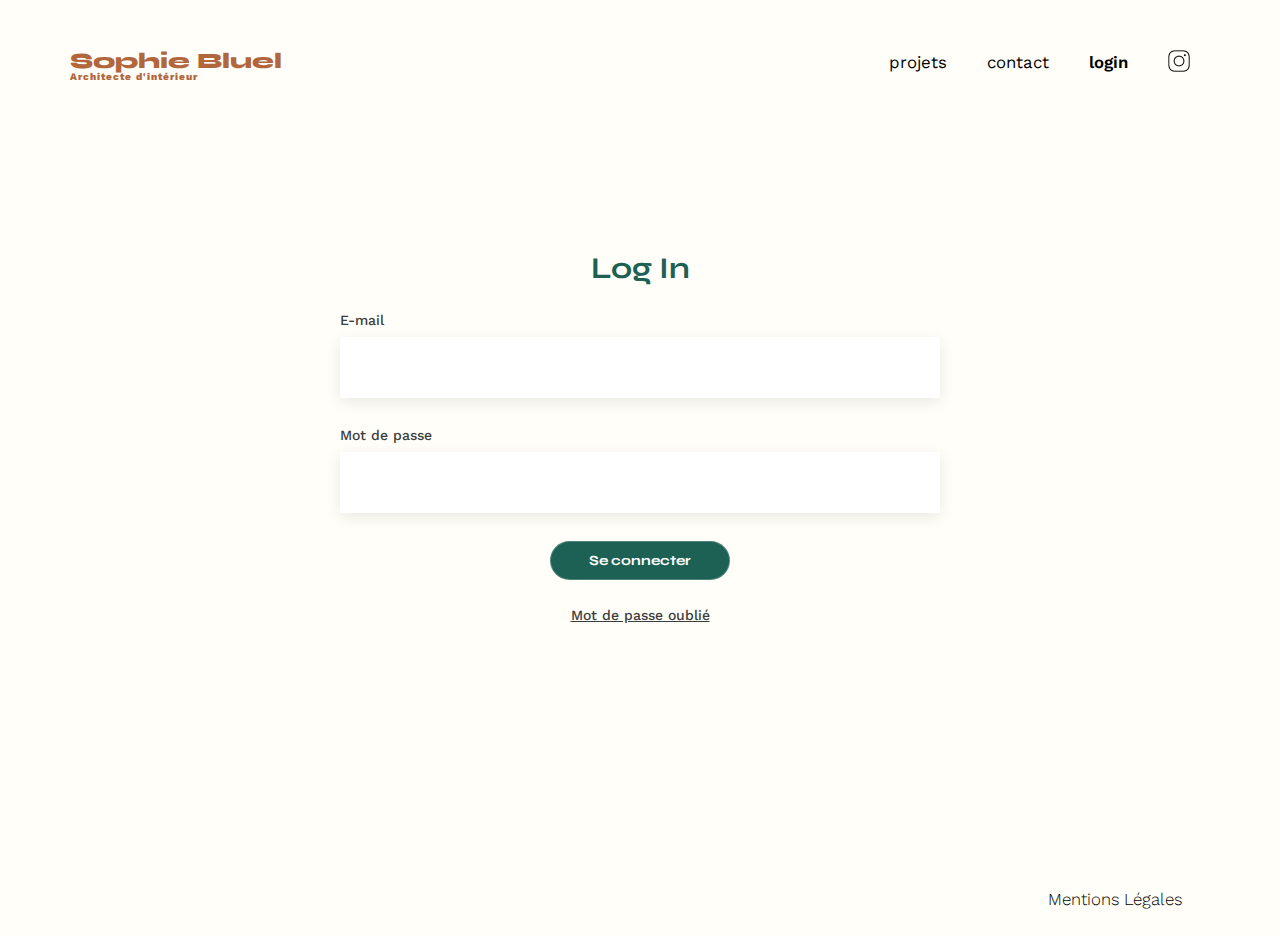
<file: FrontEnd/login.html>
<!DOCTYPE html>
<html lang="fr">
  <head>
    <meta charset="UTF-8" />
    <meta name="viewport" content="width=device-width, initial-scale=1.0" />
    <title>Login</title>
  </head>
  <body>
    <!-- Page de connexion -->
    <!DOCTYPE html>
    <html lang="fr">
      <head>
        <meta charset="UTF-8" />
        <title>Sophie Bluel - Architecte d'intérieur</title>
        <meta name="viewport" content="width=device-width, initial-scale=1.0" />
        <link rel="preconnect" href="https://fonts.googleapis.com" />
        <link rel="preconnect" href="https://fonts.gstatic.com" crossorigin />
        <link
          href="https://fonts.googleapis.com/css2?family=Syne:wght@700;800&family=Work+Sans&display=swap"
          rel="stylesheet"
        />
        <meta name="description" content="" />
        <link rel="stylesheet" href="./assets/style.css" />
        <script type="module" src="./login.js"></script>
      </head>

      <body>
        <header>
          <h1>Sophie Bluel<span>Architecte d'intérieur</span></h1>
          <nav>
            <ul>
              <li>
                <a href="./index.html">projets</a>
              </li>
              <li>
                <a href="./index.html#contact">contact</a>
              </li>
              <li>
                <a href="#" class="link-bold">login</a>
              </li>
              <li>
                <img
                  class="icon-instagram"
                  src="./assets/icons/instagram.png"
                  alt="Instagram"
                />
              </li>
            </ul>
          </nav>
        </header>
        <main>
          <div class="container">
            <h2>Log In</h2>
            <div class="disconnected"></div>
            <form>
              <div class="input-group">
                <label for="email">E-mail</label>
                <div class="icon-input-container">
                  <input
                    type="text"
                    name="email"
                    id="email"
                    autocomplete="on"
                  />
                  <img
                    src="./assets/icons/check.svg"
                    alt="icone de validation"
                    class="icone-verif"
                  />
                </div>
                <span class="error-msg">Entrez un email valide.</span>
              </div>

              <div class="input-group">
                <label for="password">Mot de passe</label>
                <div class="icon-input-container">
                  <input type="password" name="password" id="password" />
                  <img
                    src="./assets/icons/check.svg"
                    alt="icone de validation"
                    class="icone-verif"
                  />
                </div>
                <span class="validate-info"></span>
                <span class="validate-mdp"></span>
              </div>

              <button type="submit">Se connecter</button>
            </form>
            <a class="mdp-forgot" href="#">Mot de passe oublié</a>
          </div>
        </main>
        <!-- FOOTER -->
        <footer>
          <nav>
            <ul>
              <a href="#">
                <li>Mentions Légales</li>
              </a>
            </ul>
          </nav>
        </footer>
      </body>
    </html>
  </body>
</html>
</file>
<file: FrontEnd/assets/style.css>
/* http://meyerweb.com/eric/tools/css/reset/
   v2.0 | 20110126
   License: none (public domain)
*/

html,
body,
div,
span,
applet,
object,
iframe,
h1,
h2,
h3,
h4,
h5,
h6,
p,
blockquote,
pre,
a,
abbr,
acronym,
address,
big,
cite,
code,
del,
dfn,
em,
img,
ins,
kbd,
q,
s,
samp,
small,
strike,
strong,
sub,
sup,
tt,
var,
b,
u,
i,
center,
dl,
dt,
dd,
ol,
ul,
li,
fieldset,
form,
label,
legend,
table,
caption,
tbody,
tfoot,
thead,
tr,
th,
td,
article,
aside,
canvas,
details,
embed,
figure,
figcaption,
footer,
header,
hgroup,
menu,
nav,
output,
ruby,
section,
summary,
time,
mark,
audio,
video {
  margin: 0;
  padding: 0;
  border: 0;
  font-size: 100%;
  font: inherit;
  vertical-align: baseline;
}
/* HTML5 display-role reset for older browsers */
article,
aside,
details,
figcaption,
figure,
footer,
header,
hgroup,
menu,
nav,
section {
  display: block;
}
body {
  line-height: 1;
}
ol,
ul {
  list-style: none;
}
blockquote,
q {
  quotes: none;
}
blockquote:before,
blockquote:after,
q:before,
q:after {
  content: "";
  content: none;
}
table {
  border-collapse: collapse;
  border-spacing: 0;
}
/** end reset css**/
body {
  background: #fffef8;
  max-width: 1140px;
  margin: auto;
  font-family: "Work Sans";
  font-size: 14px;
}
header {
  display: flex;
  justify-content: space-between;
  margin: 50px 0;
}
section {
  margin: 50px 0;
}

h1 {
  display: flex;
  flex-direction: column;
  font-family: "Syne";
  font-size: 22px;
  font-weight: 800;
  color: #b1663c;
}

h1 > span {
  font-family: "Work Sans";
  font-size: 10px;
  letter-spacing: 0.1em;
}

h2 {
  font-family: "Syne";
  font-weight: 700;
  font-size: 30px;
  color: #1d6154;
}
nav ul {
  display: flex;
  align-items: center;
  list-style-type: none;
}
nav li {
  padding: 0 20px;
  font-size: 1.2em;
}

.icon-instagram {
  color: #000;
  width: 22px;
  height: 22px;
  cursor: pointer;
}

li:hover,
a:hover {
  color: #b1663c;
}

/* barre noir Admin*/
#darkBar {
  background-color: #000;
  padding: 20px;
  font-family: "Work Sans";
  font-style: normal;
  font-weight: 400;
  font-size: 16px;
  line-height: 19px;
  color: #000;
  text-align: center;
  display: flex;
  align-items: center;
  justify-content: center;
}

#darkBar span,
#darkBar i {
  color: #fff;
  margin-left: 10px;
}

.fa-pen-to-square {
  color: #fff;
}

#introduction {
  display: flex;
  align-items: center;
}
#introduction figure {
  flex: 1;
}
#introduction img {
  display: block;
  margin: auto;
  width: 80%;
}

#introduction article {
  flex: 1;
}
#introduction h2 {
  margin-bottom: 1em;
}

#introduction p {
  margin-bottom: 0.5em;
}
.title__portfolio {
  display: flex;
  flex-direction: row;
  justify-content: center;
  align-items: center;
  margin: 8em 0 5em;
  gap: 2em;
}
.portfolio__icon {
  cursor: pointer;
}
.portfolio__icon i {
  font-size: 15.5px;
  color: #000;
}

.edition-content {
  font-weight: 700;
}

.fa-pen-to-square {
  margin-right: 10px;
  font-weight: 600;
}
.gallery {
  width: 100%;
  display: grid;
  grid-template-columns: 1fr 1fr 1fr;
  grid-column-gap: 20px;
  grid-row-gap: 20px;
}

.gallery img {
  width: 100%;
}
#contact {
  width: 50%;
  margin: auto;
}
#contact > * {
  text-align: center;
}
#contact h2 {
  margin-bottom: 20px;
}
#contact form {
  text-align: left;
  margin-top: 30px;
  display: flex;
  flex-direction: column;
}

#contact input {
  height: 50px;
  font-size: 1.2em;
  border: none;
  box-shadow: 0px 4px 14px rgba(0, 0, 0, 0.09);
}
#contact label {
  margin: 2em 0 1em 0;
}
#contact textarea {
  border: none;
  box-shadow: 0px 4px 14px rgba(0, 0, 0, 0.09);
}

input[type="submit"] {
  font-family: "Syne";
  font-weight: 700;
  color: white;
  background-color: #1d6154;
  margin: 2em auto;
  width: 180px;
  text-align: center;
  border-radius: 60px;
}

footer nav ul {
  display: flex;
  justify-content: flex-end;
  margin: 2em;
}

/* filtres */

.btns-filtres {
  text-align: center;
  margin-bottom: 4em;
}

.filtreBtn {
  font-family: Syne;
  color: #1d6154;
  font-size: 16px;
  font-weight: 700;
  padding: 0.5em 1em;
  margin-right: 10px;
  border-radius: 100px;
  border: #1d6154 1px solid;
  background-color: transparent;
  cursor: pointer;
  transition: 0.3s ease-out;
}

.filtreBtn:hover {
  background-color: #1d6154;
  color: #fff;
}

.filtreBtn.active {
  background-color: #1d6154;
  color: #fff;
}

/* login */

nav ul li a {
  color: #000;
  text-decoration: none;
}

.link-bold {
  font-weight: 600;
}

.container {
  max-width: 600px;
  margin: 10em auto 17em;
  padding: 30px;
  color: #f1f1f1;
  border-radius: 5px;
  border: 1px solid #ffffffc3;
}

h2 {
  font-family: Syne;
  color: #1d6154;
  font-size: 30px;
  text-align: center;
  font-weight: 700;
}

.deconnection-msg {
  text-align: center;
}

.input-group {
  margin-top: 30px;
  position: relative;
}

label {
  color: #3d3d3d;
  font-size: 14px;
  font-weight: 500;
  display: block;
  position: relative;
  margin-bottom: 10px;
}

#email,
#password {
  display: block;
  width: 100%;
  font-size: 18px;
  padding: 20px 0;
  background: #fff;
  border: none;
  outline: 0;
  box-shadow: 0px 4px 14px 0px rgba(0, 0, 0, 0.09);
}

input:focus {
  box-shadow: 0 1px 0 #fff;
}

input::placeholder {
  font-size: 16px;
}

.icon-input-container {
  position: relative;
}

.icone-verif {
  width: 30px;
  position: absolute;
  top: 50%;
  transform: translateY(-50%);
  right: 40px;
  display: none;
}

.error-msg {
  margin-top: 7px;
  color: #f75252;
  font-weight: 400;
  display: none;
}

.validate-info,
.validate-mdp {
  margin-top: 8px;
  color: #f75252;
  font-weight: 400;
  display: block;
}

form button {
  font-size: 14px;
  min-width: 150px;
  display: block;
  margin: 2em auto;
  width: 180px;
  padding: 10px 15px;
  background: #1d6154;
  border: 1px solid #f1f1f13d;
  border-radius: 60px;
  color: #fff;
  font-family: Syne;
  font-weight: 700;
  cursor: pointer;
}

form button:hover {
  background-color: #0e2f28;
}

.mdp-forgot {
  font-family: Work Sans;
  color: #3d3d3d;
  font-weight: 500;
  font-size: 14px;
  margin-top: 20px;
  display: block;
  text-align: center;
}

footer nav li {
  padding: 0;
}

footer nav ul a {
  color: #000;
  text-decoration: none;
  font-size: 14px;
  font-weight: 300;
}

/* modale 1 */

.modal,
.modal2 {
  z-index: 1000;
  width: 630px;
  height: 688px;
  padding: 1.3rem;
  position: fixed;
  top: 50%;
  left: 50%;
  transform: translate(-50%, -50%);
  background-color: #fff;
  border-radius: 10px;
  animation: fadeIn 0.5s both;
}

.btn-close {
  font-size: 21px;
  color: #000;
  font-size: 1.5em;
  position: absolute;
  top: 20px;
  right: 20px;
  cursor: pointer;
}

.btn-close2 {
  font-size: 21px;
  color: #000;
  font-size: 1.5em;
  position: absolute;
  top: 20px;
  left: 20px;
  cursor: pointer;
}

.btn-close3 {
  font-size: 21px;
  color: #000;
  font-size: 1.5em;
  position: absolute;
  top: 20px;
  right: 20px;
  cursor: pointer;
}

.modal-container {
  max-height: 488px;
  overflow-y: scroll;
  padding: 2em 6em;
}

.modal-header h3 {
  color: #000;
  margin: 1em 0;
  text-align: center;
  font-family: Work Sans;
  font-size: 26px;
  font-weight: 400;
}

.modal-gallery {
  width: 100%;
  display: grid;
  grid-template-columns: repeat(5, 1fr);
  grid-column-gap: 10px;
  grid-row-gap: 10px;
  margin: 4em 0 5em;
}

.modal-gallery img {
  width: 100%;
  object-fit: cover;
}

figure {
  position: relative;
}

.btn__trash {
  background-color: #000;
  padding: 0.2em;
  color: #fff;
  position: absolute;
  top: 0.5em;
  right: 0.5em;
  cursor: pointer;
}

.line-modal-une {
  background-color: #a7a7a7;
  margin-bottom: 20px;
  height: 1px;
  width: 460px;
  margin: 30px auto;
}

.modal-footer {
  padding-top: 2em;
  text-align: center;
}

.modal-footer button {
  border: none;
  border-radius: 60px;
  width: 237px;
  font-family: Syne;
  color: #fff;
  font-size: 14px;
  display: inline-block;
  padding: 0.8em;
  background-color: #1d6154;
  text-decoration: none;
  transition: 0.3s;
  cursor: pointer;
}

.modal-footer button:hover {
  background-color: #0e2f28;
}

.overlay,
.overlay2 {
  position: fixed;
  top: 0;
  bottom: 0;
  left: 0;
  right: 0;
  width: 100%;
  height: 100%;
  background: rgba(0, 0, 0, 0.3);
  z-index: 1;
}

.hidden {
  display: none;
}

.modal-overlay {
  position: fixed;
  display: flex;
  flex-direction: row;
  justify-content: center;
  align-items: center;
  top: 0;
  left: 0;
  width: 100%;
  height: 100%;
  background-color: rgba(0, 0, 0, 0.3);
  display: none;
}

@keyframes fadeIn {
  from {
    opacity: 0;
  }
  to {
    opacity: 1;
  }
}

@keyframes fadeOut {
  from {
    opacity: 1;
  }
  to {
    opacity: 0;
  }
}

/* modal 2 */

.modal-nav .fa-arrow-left {
  color: #000;
  font-size: 21px;
}
#modal-edit-project-form .modal-content-new-photo {
  display: flex;
  flex-direction: column;
  align-items: center;
  padding: 30px 0 19px 0;
  background-color: #e8f1f6;
  border-radius: 3px;
  margin: 35px 105px 0 105px;
  border-radius: 3px;
}

.image-container img {
  width: 146px;
}

.modal-content-new-photo i {
  font-size: 78px;
  color: #b9c5cc;
  padding-bottom: 20px;
}

.modal-content-new-photo #new-image {
  background-color: #cbd6dc;
  border: none;
  border-radius: 50px;
  font-family: "Work Sans";
  font-size: 1em;
  line-height: 16px;
  color: #306685;
  text-align: center;
  padding: 10px 33px;
  cursor: pointer;
}

.modal-content-new-photo #form-image {
  margin-top: -36px;
  width: 173px;
  padding: 8px 0;
  border: none;
  border-radius: 50px;
  opacity: 0;
  cursor: pointer;
}

.modal-content-new-photo p {
  font-family: Work Sans;
  font-size: 10px;
  font-weight: 400;
  color: #444;
  padding-top: 7px;
}

#modal-edit-project-form .modal-content-new-category-title {
  display: flex;
  flex-direction: column;
  text-align: left;
  padding: 10px 105px 0 105px;
}

.modal-content-new-category-title input[type="text"],
select {
  height: 51px;
  box-shadow: 0px 4px 14px rgba(0, 0, 0, 0.09);
  border: none;
}

.modal-content-new-category-title #form-title,
#form-category {
  color: #444;
  padding-left: 16px;
  font-family: "Work Sans";
  font-size: 1em;
}

.modal-content-new-category-title label {
  padding-top: 20px;
  padding-bottom: 10px;
}

.modal-content-new-category-title .line-modal {
  margin-left: 0;
  margin-right: 0;
  margin-top: 5em;
  background-color: #a7a7a7;
}

#modal-edit-project-form input[type="submit"] {
  color: #fff;
  font-size: 14px;
  font-family: Syne;
  background-color: #a7a7a7;
  border: none;
  width: 237px;
  padding: 10px 49px;
  cursor: pointer;
}

#modal-edit-project-form input[type="submit"]:hover {
  background-color: #1d6154;
}
</file>
